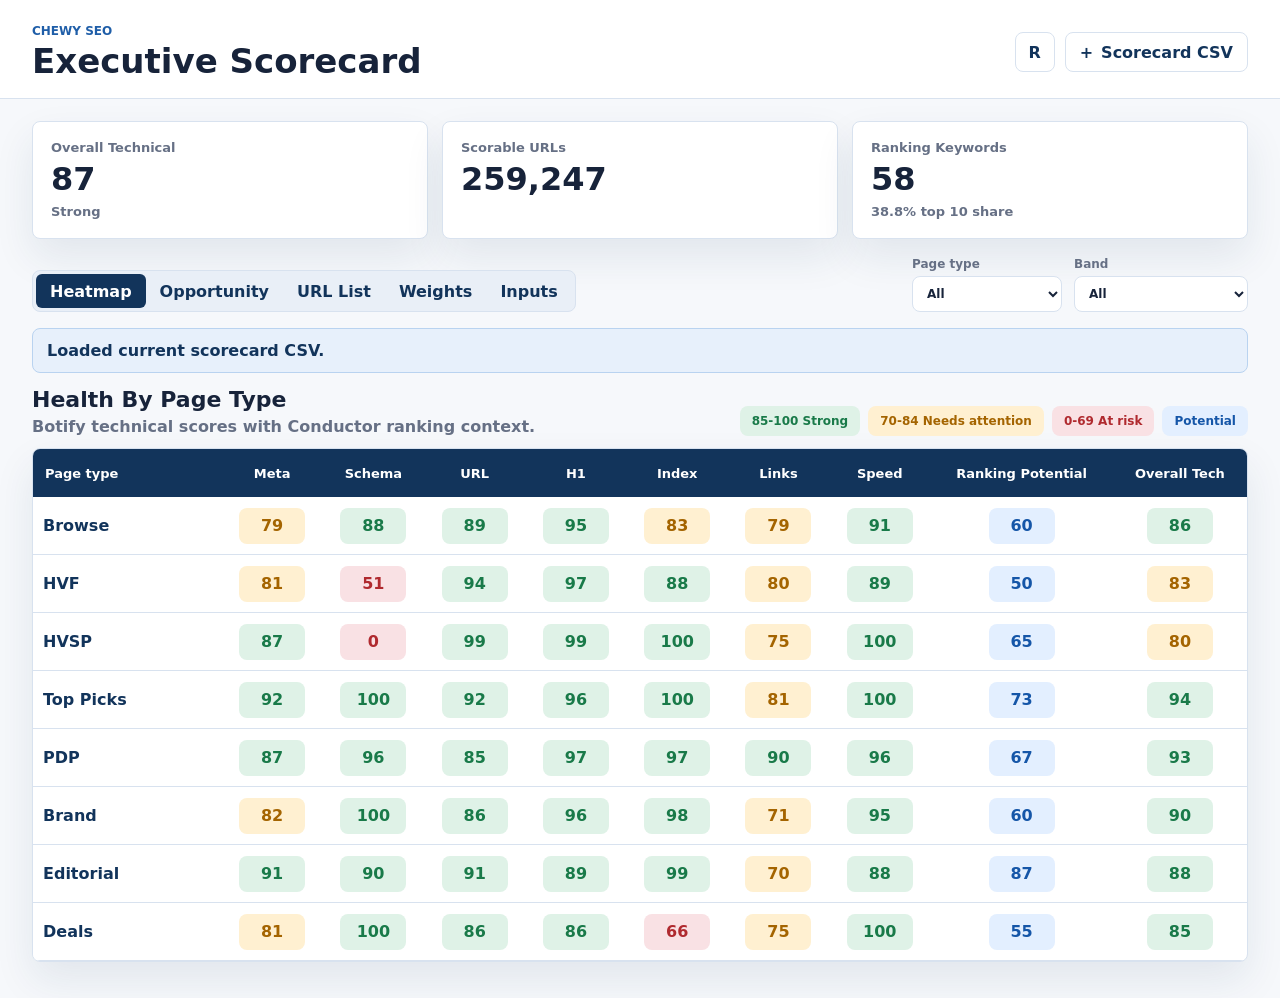
<file: index.html>
<!doctype html>
<html lang="en">
  <head>
    <meta charset="utf-8" />
    <meta name="viewport" content="width=device-width, initial-scale=1" />
    <title>Chewy SEO Scorecard</title>
    <meta http-equiv="refresh" content="0; url=./web/" />
  </head>
  <body>
    <p><a href="./web/">Open the Chewy SEO Scorecard</a></p>
    <script>
      window.location.replace("./web/" + window.location.search + window.location.hash);
    </script>
  </body>
</html>
</file>
<file: web/styles.css>
:root {
  --chewy-blue: #12345b;
  --chewy-blue-2: #1f5ea8;
  --ink: #17233a;
  --muted: #667085;
  --line: #d8e2ef;
  --surface: #ffffff;
  --surface-soft: #f6f8fb;
  --green-bg: #dff2e7;
  --green-text: #197a49;
  --amber-bg: #fff0d1;
  --amber-text: #a46400;
  --red-bg: #f9e1e4;
  --red-text: #b02a2f;
  --blue-bg: #e3efff;
  --blue-text: #1556a8;
  --shadow: 0 18px 40px rgba(18, 52, 91, 0.09);
  font-family: Inter, ui-sans-serif, system-ui, -apple-system, BlinkMacSystemFont, "Segoe UI", sans-serif;
}

* {
  box-sizing: border-box;
}

body {
  margin: 0;
  min-width: 1120px;
  color: var(--ink);
  background: var(--surface-soft);
}

button,
select,
input {
  font: inherit;
}

.app-header {
  display: flex;
  align-items: center;
  justify-content: space-between;
  padding: 24px 32px 18px;
  background: var(--surface);
  border-bottom: 1px solid var(--line);
}

.eyebrow {
  margin: 0 0 4px;
  color: var(--chewy-blue-2);
  font-size: 12px;
  font-weight: 800;
  letter-spacing: 0;
  text-transform: uppercase;
}

h1,
h2,
h3,
p {
  margin-top: 0;
}

h1 {
  margin-bottom: 0;
  font-size: 34px;
  line-height: 1.12;
  letter-spacing: 0;
}

h2 {
  margin-bottom: 4px;
  font-size: 22px;
  line-height: 1.2;
  letter-spacing: 0;
}

h3 {
  margin-bottom: 16px;
  font-size: 22px;
}

.header-actions {
  display: flex;
  align-items: center;
  gap: 10px;
}

.icon-button,
.upload-button,
.segment {
  border: 1px solid var(--line);
  background: var(--surface);
  color: var(--chewy-blue);
  font-weight: 800;
}

.icon-button {
  display: grid;
  width: 40px;
  height: 40px;
  place-items: center;
  border-radius: 8px;
  cursor: pointer;
}

.upload-button {
  display: inline-flex;
  align-items: center;
  gap: 8px;
  height: 40px;
  padding: 0 14px;
  border-radius: 8px;
  cursor: pointer;
}

.file-input {
  position: absolute;
  width: 1px;
  height: 1px;
  overflow: hidden;
  clip: rect(0, 0, 0, 0);
}

.shell {
  padding: 22px 32px 36px;
}

.summary-grid {
  display: grid;
  grid-template-columns: repeat(3, minmax(220px, 1fr));
  gap: 14px;
  margin-bottom: 18px;
}

.metric-tile {
  min-height: 112px;
  padding: 18px;
  background: var(--surface);
  border: 1px solid var(--line);
  border-radius: 8px;
  box-shadow: var(--shadow);
}

.metric-label {
  display: block;
  margin-bottom: 8px;
  color: var(--muted);
  font-size: 13px;
  font-weight: 800;
}

.metric-tile strong {
  display: block;
  margin-bottom: 6px;
  font-size: 32px;
  line-height: 1;
}

.metric-note {
  color: var(--muted);
  font-size: 13px;
  font-weight: 700;
}

.toolbar {
  display: flex;
  align-items: end;
  justify-content: space-between;
  gap: 18px;
  margin-bottom: 16px;
}

.segmented {
  display: inline-flex;
  padding: 3px;
  background: #e9eff7;
  border: 1px solid var(--line);
  border-radius: 8px;
}

.segment {
  height: 34px;
  padding: 0 14px;
  border: 0;
  border-radius: 6px;
  background: transparent;
  cursor: pointer;
}

.segment.active {
  color: #ffffff;
  background: var(--chewy-blue);
}

.filters {
  display: flex;
  align-items: center;
  gap: 12px;
}

.filters label {
  display: grid;
  gap: 5px;
  color: var(--muted);
  font-size: 12px;
  font-weight: 800;
}

.filters select {
  min-width: 150px;
  height: 36px;
  padding: 0 32px 0 10px;
  color: var(--ink);
  background: var(--surface);
  border: 1px solid var(--line);
  border-radius: 8px;
}

.status-banner {
  margin-bottom: 14px;
  padding: 12px 14px;
  color: var(--chewy-blue);
  background: #e7f0fb;
  border: 1px solid #b9d3f0;
  border-radius: 8px;
  font-weight: 800;
}

.hidden {
  display: none !important;
}

.view {
  display: none;
}

.view.active {
  display: block;
}

.section-heading {
  display: flex;
  align-items: end;
  justify-content: space-between;
  gap: 16px;
  margin: 0 0 12px;
}

.section-heading.compact {
  margin-top: 18px;
}

.section-heading p {
  margin-bottom: 0;
  color: var(--muted);
  font-weight: 650;
}

.legend {
  display: flex;
  flex-wrap: wrap;
  gap: 8px;
  justify-content: flex-end;
}

.legend-pill {
  display: inline-flex;
  align-items: center;
  height: 30px;
  padding: 0 12px;
  border-radius: 8px;
  font-size: 12px;
  font-weight: 800;
}

.strong,
.score-cell.green {
  color: var(--green-text);
  background: var(--green-bg);
}

.attention,
.score-cell.amber {
  color: var(--amber-text);
  background: var(--amber-bg);
}

.risk,
.score-cell.red {
  color: var(--red-text);
  background: var(--red-bg);
}

.potential,
.score-cell.opportunity {
  color: var(--blue-text);
  background: var(--blue-bg);
}

.table-frame {
  overflow: auto;
  max-height: calc(100vh - 314px);
  min-height: 420px;
  background: var(--surface);
  border: 1px solid var(--line);
  border-radius: 8px;
  box-shadow: var(--shadow);
}

.score-table {
  width: 100%;
  min-width: 1180px;
  border-collapse: separate;
  border-spacing: 0;
}

.score-table th {
  position: sticky;
  top: 0;
  z-index: 2;
  height: 48px;
  padding: 0 12px;
  color: #ffffff;
  background: var(--chewy-blue);
  font-size: 13px;
  text-align: center;
  white-space: nowrap;
}

.score-table th:first-child,
.score-table td:first-child {
  position: sticky;
  left: 0;
  z-index: 3;
  min-width: 160px;
  text-align: left;
}

.score-table th:first-child {
  background: var(--chewy-blue);
}

.score-table td:first-child {
  color: var(--chewy-blue);
  background: var(--surface);
  font-weight: 900;
}

.score-table td {
  height: 58px;
  padding: 8px 10px;
  border-bottom: 1px solid var(--line);
  text-align: center;
}

.score-table tr {
  cursor: pointer;
}

.score-table tr:hover td {
  background-color: #f7fbff;
}

.score-cell {
  display: inline-grid;
  min-width: 66px;
  height: 36px;
  place-items: center;
  border-radius: 8px;
  font-weight: 900;
}

.opportunity-layout {
  display: flex;
  align-items: stretch;
  gap: 18px;
}

.page-type-button-row {
  display: flex;
  gap: 10px;
  margin: 0 0 16px;
  overflow-x: auto;
  padding: 2px 2px 8px;
}

.page-type-button {
  display: inline-flex;
  align-items: center;
  gap: 10px;
  min-width: max-content;
  height: 44px;
  padding: 0 14px;
  color: var(--chewy-blue);
  background: var(--surface);
  border: 1px solid var(--line);
  border-radius: 8px;
  box-shadow: 0 8px 18px rgba(18, 52, 91, 0.08);
  cursor: pointer;
  transition:
    background 160ms ease,
    border-color 160ms ease,
    box-shadow 160ms ease,
    color 160ms ease,
    transform 160ms ease;
}

.page-type-button:hover {
  border-color: #b7d4ff;
  box-shadow: 0 12px 24px rgba(18, 52, 91, 0.12);
  transform: translateY(-1px);
}

.page-type-button span {
  font-size: 14px;
  font-weight: 900;
}

.page-type-button strong {
  display: inline-grid;
  min-width: 38px;
  height: 28px;
  place-items: center;
  color: var(--muted);
  background: #eef2f7;
  border-radius: 6px;
  font-size: 13px;
  line-height: 1;
}

.page-type-button.green strong {
  color: var(--green-text);
  background: var(--green-bg);
}

.page-type-button.amber strong {
  color: var(--amber-text);
  background: var(--amber-bg);
}

.page-type-button.red strong {
  color: var(--red-text);
  background: var(--red-bg);
}

.page-type-button.active {
  color: #ffffff;
  background: var(--chewy-blue);
  border-color: var(--chewy-blue);
  box-shadow: 0 14px 28px rgba(18, 52, 91, 0.18);
}

.page-type-button.active strong {
  color: var(--chewy-blue);
  background: #ffffff;
}

.ranking-bars,
.detail-panel,
.input-grid {
  background: var(--surface);
  border: 1px solid var(--line);
  border-radius: 8px;
  box-shadow: var(--shadow);
}

.ranking-bars {
  align-self: stretch;
  display: flex;
  flex: 2 1 0;
  flex-direction: column;
  justify-content: space-between;
  gap: 10px;
  min-width: 0;
  padding: 22px 26px 20px;
}

.bar-row {
  display: grid;
  grid-template-columns: 150px minmax(220px, 1fr) 58px 104px;
  align-items: center;
  gap: 12px;
  width: 100%;
  min-height: 50px;
  padding: 0;
  color: inherit;
  background: transparent;
  border: 0;
  border-bottom: 1px solid #edf2f7;
  cursor: pointer;
}

.bar-row:last-child {
  border-bottom: 0;
}

.bar-row.active {
  margin: 0 -8px;
  padding: 0 8px;
  background: #f0f6ff;
  border-radius: 8px;
}

.metric-bar-heading {
  display: grid;
  grid-template-columns: 150px minmax(220px, 1fr) 58px 104px;
  gap: 12px;
  padding-bottom: 10px;
  color: var(--muted);
  border-bottom: 1px solid #edf2f7;
  font-size: 12px;
  font-weight: 900;
}

.metric-bar-heading span:nth-child(3),
.metric-bar-heading span:nth-child(4) {
  text-align: right;
}

.metric-health-row {
  cursor: default;
}

.bar-label {
  color: var(--chewy-blue);
  font-weight: 900;
}

.bar-track {
  height: 20px;
  overflow: hidden;
  background: #edf2f7;
  border-radius: 6px;
}

.bar-fill {
  display: block;
  height: 100%;
  background: var(--blue-text);
  border-radius: inherit;
}

.metric-health-row.green .bar-fill {
  background: var(--green-text);
}

.metric-health-row.amber .bar-fill {
  background: var(--amber-text);
}

.metric-health-row.red .bar-fill {
  background: var(--red-text);
}

.metric-health-row.opportunity .bar-fill {
  background: var(--blue-text);
}

.bar-score {
  font-size: 13px;
  font-weight: 900;
  text-align: right;
}

.bar-status {
  display: inline-flex;
  justify-content: center;
  min-width: 92px;
  height: 28px;
  align-items: center;
  border-radius: 8px;
  font-size: 12px;
  font-weight: 900;
}

.metric-health-row.green .bar-score,
.metric-health-row.green .bar-status {
  color: var(--green-text);
}

.metric-health-row.amber .bar-score,
.metric-health-row.amber .bar-status {
  color: var(--amber-text);
}

.metric-health-row.red .bar-score,
.metric-health-row.red .bar-status {
  color: var(--red-text);
}

.metric-health-row.opportunity .bar-score,
.metric-health-row.opportunity .bar-status {
  color: var(--blue-text);
}

.metric-health-row.green .bar-status {
  background: var(--green-bg);
}

.metric-health-row.amber .bar-status {
  background: var(--amber-bg);
}

.metric-health-row.red .bar-status {
  background: var(--red-bg);
}

.metric-health-row.opportunity .bar-status {
  background: var(--blue-bg);
}

.detail-panel {
  flex: 1 0 360px;
  padding: 18px 20px;
}

.detail-metrics {
  display: grid;
  gap: 0;
}

.detail-section-title {
  margin: 12px 0 4px;
  color: var(--chewy-blue);
  font-size: 12px;
  font-weight: 900;
  letter-spacing: 0;
  text-transform: uppercase;
}

.detail-section-title:first-child {
  margin-top: 0;
}

.detail-item {
  display: flex;
  justify-content: space-between;
  gap: 14px;
  min-height: 26px;
  padding: 5px 0;
  border-bottom: 1px solid #edf2f7;
  font-size: 13px;
}

.detail-item span:first-child {
  color: var(--muted);
  font-weight: 750;
}

.detail-item strong {
  text-align: right;
}

.issue-section {
  margin-top: 16px;
}

.weights-overview {
  display: grid;
  grid-template-columns: repeat(3, minmax(220px, 1fr));
  gap: 14px;
  margin-bottom: 14px;
}

.weights-overview article,
.weight-card {
  background: var(--surface);
  border: 1px solid var(--line);
  border-radius: 8px;
  box-shadow: var(--shadow);
}

.weights-overview article {
  min-height: 150px;
  padding: 18px;
}

.weights-overview strong {
  display: block;
  margin-bottom: 8px;
  font-size: 20px;
  line-height: 1.15;
}

.weights-overview p {
  margin-bottom: 0;
  color: var(--muted);
  font-size: 14px;
  line-height: 1.45;
}

.weights-grid {
  display: grid;
  grid-template-columns: repeat(2, minmax(360px, 1fr));
  gap: 14px;
}

.weight-card {
  padding: 18px;
}

.weight-card.supporting {
  border-color: #b7d4ff;
}

.weight-card-header {
  display: flex;
  align-items: start;
  justify-content: space-between;
  gap: 14px;
  margin-bottom: 10px;
}

.weight-card h3 {
  margin: 0;
  color: var(--chewy-blue);
  font-size: 22px;
}

.weight-pill {
  display: inline-flex;
  align-items: center;
  min-width: max-content;
  min-height: 30px;
  padding: 0 10px;
  color: var(--blue-text);
  background: var(--blue-bg);
  border-radius: 8px;
  font-size: 12px;
  font-weight: 900;
}

.weight-card.supporting .weight-pill {
  color: var(--muted);
  background: #eef2f7;
}

.weight-decision {
  margin-bottom: 12px;
  color: var(--ink);
  font-size: 14px;
  font-weight: 750;
  line-height: 1.45;
}

.weight-rule-list {
  display: grid;
  gap: 8px;
  margin: 0 0 12px;
  padding-left: 18px;
}

.weight-rule-list li {
  color: var(--muted);
  font-size: 13px;
  line-height: 1.4;
}

.weight-caveat {
  margin: 0;
  padding-top: 11px;
  color: var(--chewy-blue);
  border-top: 1px solid #edf2f7;
  font-size: 12px;
  font-weight: 800;
  line-height: 1.4;
}

.url-list-actions {
  display: flex;
  align-items: center;
  gap: 10px;
}

.secondary-button,
.download-button {
  display: inline-flex;
  align-items: center;
  justify-content: center;
  min-height: 38px;
  padding: 0 13px;
  color: var(--chewy-blue);
  background: var(--surface);
  border: 1px solid var(--line);
  border-radius: 8px;
  font-size: 13px;
  font-weight: 900;
  text-decoration: none;
  cursor: pointer;
}

.download-button {
  color: #ffffff;
  background: var(--chewy-blue);
  border-color: var(--chewy-blue);
}

.url-list-toolbar {
  display: flex;
  align-items: end;
  justify-content: space-between;
  gap: 14px;
  margin-bottom: 12px;
}

.url-list-toolbar label {
  display: grid;
  width: min(520px, 100%);
  gap: 5px;
  color: var(--muted);
  font-size: 12px;
  font-weight: 800;
}

.url-list-toolbar input {
  height: 38px;
  padding: 0 12px;
  color: var(--ink);
  background: var(--surface);
  border: 1px solid var(--line);
  border-radius: 8px;
}

.url-table-frame {
  position: relative;
  overflow: auto;
  max-height: calc(100vh - 306px);
  min-height: 430px;
  background: var(--surface);
  border: 1px solid var(--line);
  border-radius: 8px;
  box-shadow: var(--shadow);
}

.url-table {
  width: 100%;
  min-width: 1180px;
  border-collapse: separate;
  border-spacing: 0;
}

.url-table th {
  position: sticky;
  top: 0;
  z-index: 1;
  height: 42px;
  padding: 0 12px;
  color: #ffffff;
  background: var(--chewy-blue);
  font-size: 12px;
  text-align: left;
  white-space: nowrap;
}

.url-table td {
  max-width: 420px;
  padding: 10px 12px;
  border-bottom: 1px solid #edf2f7;
  color: var(--ink);
  font-size: 12px;
  line-height: 1.35;
  vertical-align: top;
}

.url-table a {
  color: var(--blue-text);
  font-weight: 800;
}

.issue-grid {
  display: grid;
  grid-template-columns: repeat(2, minmax(360px, 1fr));
  gap: 14px;
}

.issue-category {
  overflow: hidden;
  background: var(--surface);
  border: 1px solid var(--line);
  border-radius: 8px;
  box-shadow: var(--shadow);
}

.issue-category-header {
  display: flex;
  align-items: center;
  justify-content: space-between;
  gap: 12px;
  padding: 13px 14px;
  color: #ffffff;
  background: var(--chewy-blue);
}

.issue-category-header h3 {
  margin: 0;
  font-size: 15px;
}

.issue-category-header span {
  font-size: 12px;
  font-weight: 900;
  white-space: nowrap;
}

.issue-list {
  display: grid;
}

.issue-row {
  display: grid;
  grid-template-columns: minmax(0, 1fr) 88px 82px;
  gap: 12px;
  align-items: start;
  width: 100%;
  padding: 12px 14px;
  color: inherit;
  background: transparent;
  border: 0;
  border-bottom: 1px solid #edf2f7;
  cursor: pointer;
  font: inherit;
  text-align: left;
}

.issue-row:hover {
  background: #f7fbff;
}

.issue-row:focus-visible {
  outline: 3px solid #b7d4ff;
  outline-offset: -3px;
}

.issue-row:last-child {
  border-bottom: 0;
}

.issue-title {
  margin-bottom: 4px;
  font-size: 14px;
  font-weight: 900;
}

.issue-copy {
  margin: 0;
  color: var(--muted);
  font-size: 12px;
  line-height: 1.35;
}

.issue-count {
  text-align: right;
}

.issue-count strong {
  display: block;
  font-size: 16px;
}

.issue-count span {
  color: var(--muted);
  font-size: 12px;
  font-weight: 800;
}

.severity-pill {
  display: inline-flex;
  justify-content: center;
  min-width: 70px;
  height: 28px;
  align-items: center;
  border-radius: 8px;
  font-size: 12px;
  font-weight: 900;
  text-transform: capitalize;
}

.issue-action-stack {
  display: grid;
  justify-items: center;
  gap: 5px;
}

.drill-link {
  color: var(--blue-text);
  font-size: 11px;
  font-weight: 900;
}

.severity-pill.high {
  color: var(--red-text);
  background: var(--red-bg);
}

.severity-pill.medium {
  color: var(--amber-text);
  background: var(--amber-bg);
}

.severity-pill.low {
  color: var(--green-text);
  background: var(--green-bg);
}

.empty-state {
  padding: 18px;
  color: var(--muted);
  background: var(--surface);
  border: 1px solid var(--line);
  border-radius: 8px;
  font-weight: 800;
}

.input-grid {
  display: grid;
  grid-template-columns: repeat(3, minmax(220px, 1fr));
  gap: 1px;
  overflow: hidden;
  background: var(--line);
}

.input-item {
  min-height: 142px;
  padding: 18px;
  background: var(--surface);
}

.input-item h3 {
  margin-bottom: 8px;
  font-size: 17px;
}

.input-status {
  display: inline-flex;
  align-items: center;
  height: 28px;
  margin-bottom: 12px;
  padding: 0 10px;
  border-radius: 8px;
  font-size: 12px;
  font-weight: 900;
}

.input-status.green {
  color: var(--green-text);
  background: var(--green-bg);
}

.input-status.amber {
  color: var(--amber-text);
  background: var(--amber-bg);
}

.input-status.red {
  color: var(--red-text);
  background: var(--red-bg);
}

.input-status.blue {
  color: var(--blue-text);
  background: var(--blue-bg);
}

.input-item p {
  margin-bottom: 0;
  color: var(--muted);
  font-size: 14px;
  line-height: 1.45;
}

@media (max-width: 760px) {
  body {
    min-width: 0;
  }

  .app-header,
  .toolbar,
  .url-list-toolbar,
  .url-list-actions,
  .section-heading {
    align-items: stretch;
    flex-direction: column;
  }

  .shell,
  .app-header {
    padding-left: 16px;
    padding-right: 16px;
  }

  .summary-grid,
  .weights-overview,
  .weights-grid,
  .input-grid,
  .issue-grid {
    grid-template-columns: 1fr;
  }

  .opportunity-layout {
    flex-direction: column;
  }

  .filters {
    align-items: stretch;
    flex-direction: column;
  }

  .filters select {
    width: 100%;
  }
}
</file>
